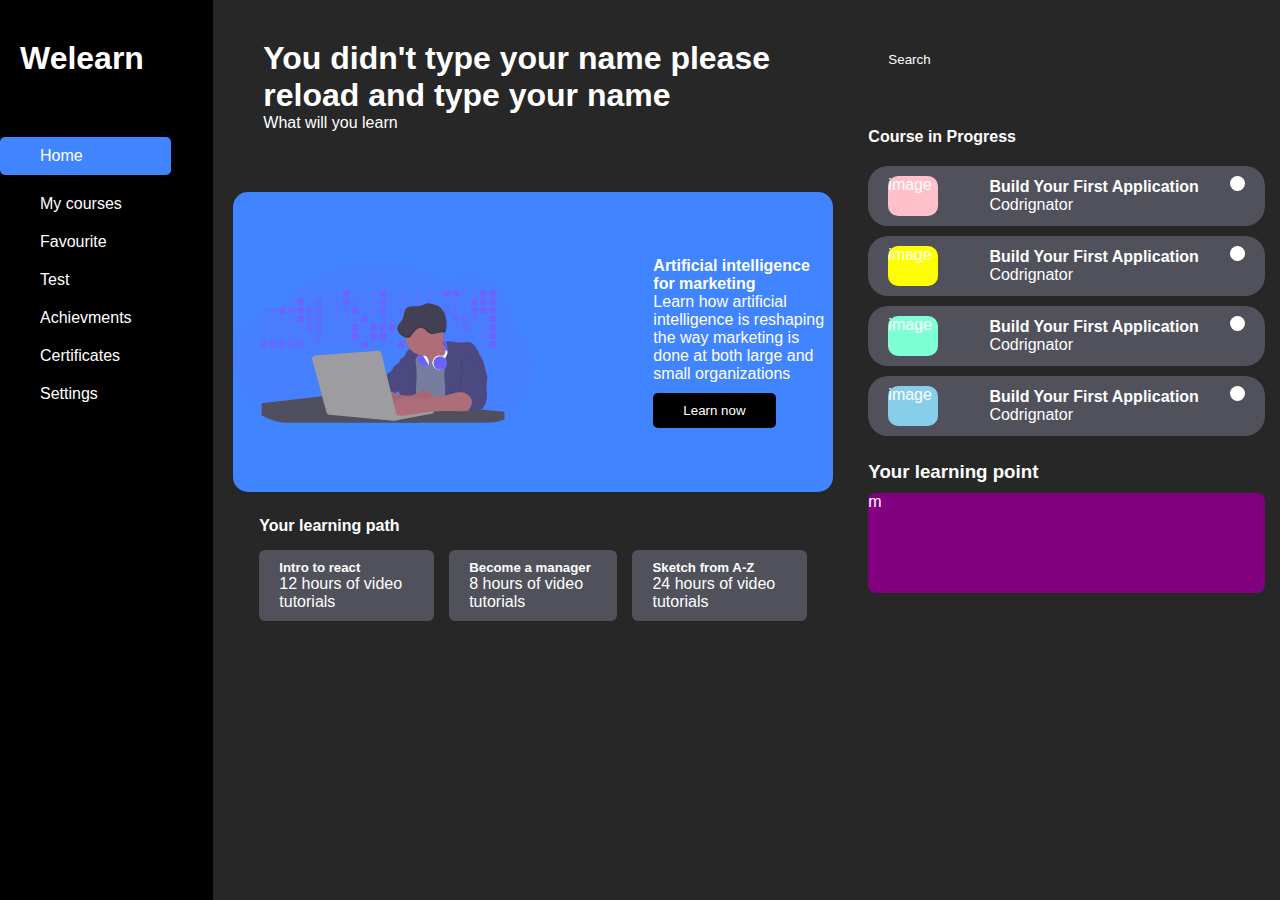
<file: index.html>
<!DOCTYPE html>
<html lang="en">
	<head>
		<meta charset="UTF-8" />
		<meta http-equiv="X-UA-Compatible" content="IE=edge" />
		<meta name="viewport" content="width=device-width, initial-scale=1.0" />
		<link rel="stylesheet" href="dashboard.css" />
		<link
			rel="stylesheet"
			href="https://cdnjs.cloudflare.com/ajax/libs/font-awesome/5.15.3/css/all.min.css"
			integrity="sha512-iBBXm8fW90+nuLcSKlbmrPcLa0OT92xO1BIsZ+ywDWZCvqsWgccV3gFoRBv0z+8dLJgyAHIhR35VZc2oM/gI1w=="
			crossorigin="anonymous"
			referrerpolicy="no-referrer"
		/>
		<title>Dashboard</title>
		<link rel="icon" href="img/favicon.ico" type="image/x-icon">
	</head>
	<body id="body">
		<h1 id= "screen">Sorry you can only view this website on either a laptop, a phone or some tablets with screen size less than 766 pixels and you can't view it on a desktop either sorry for the inconvenience.</h1>
		<div class="container">
			<div class="sidebar">
				<div class="logo">
					<h1 id="head">Welearn</h1>
				</div>
				<div class="wrapper">
					<div class="flex flex-1">
						<div class="icon"><i class="fa fa-home"></i></div>
						<div>Home</div>
					</div>
					<div class="flex">
						<div class="icon">
							<i class="fa fa-bars"></i>
						</div>
						<div>My courses</div>
					</div>
					<div class="flex">
						<div class="icon">
							<i class="fa fa-heart"></i>
						</div>
						<div>Favourite</div>
					</div>
					<div class="flex">
						<div class="icon"><i class="fa fa-file"></i></div>
						<div>Test</div>
					</div>
					<div class="flex">
						<div class="icon"><i class="fa fa-trophy"></i></div>
						<div>Achievments</div>
					</div>
					<div class="flex">
						<div class="icon"><i class="far fa-file-alt"></i></div>
						<div>Certificates</div>
					</div>
					<div class="flex">
						<div class="icon"><i class="fa fa-cog"></i></div>
						<div>Settings</div>
					</div>
				</div>
			</div>

			<main>
				<section class="logo logo-1">
					<h1 id= "text"></h1>
					<p>What will you learn</p>
				</section>

				<section class="showcase">
					<div class="text">
						<h4>Artificial intelligence for marketing</h4>
						<p>
							Learn how artificial intelligence is reshaping the way marketing
							is done at both large and small organizations
						</p>	
						<button class="btn">Learn now</button>
					</div>
				</section>

				<section class="tutorial-wrap">

					<h4>Your learning path</h4>

					<div class="tutorial-options">
						<div class="tutorial-box">
							<h5>Intro to react</h5>
							<p>12 hours of video tutorials</p>
						</div>
						<div class="tutorial-box">
							<h5>Become a manager</h5>
							<p>8 hours of video tutorials</p>
						</div>
						<div class="tutorial-box">
							<h5>Sketch from A-Z</h5>
							<p>24 hours of video tutorials</p>
						</div>
					</div>
				</section>
			</main>

			<aside>
				<div class="aside-top">
					<div class="search-area">
						<i class="fa fa-search"
							><input type="search" name="search" placeholder="Search"
						/></i>
					</div>
					<div><i class="fa fa-bell"></i></div>
				</div>
				<section class="course-wrap">
					<div class="courses">
						<h4>Course in Progress</h4>
					</div>

					<div class="course course-1">
						<div class="img">image</div>
						<div class="course-details">
							<h4>Build Your First Application</h4>
							<p>Codrignator</p>
						</div>
						<div class="arrow"></div>
					</div>
					<div class="course course-2">
						<div class="img">image</div>
						<div class="course-details">
							<h4>Build Your First Application</h4>
							<p>Codrignator</p>
						</div>
						<div class="arrow"></div>
					</div>

					<div class="course course-3">
						<div class="img">image</div>
						<div class="course-details">
							<h4>Build Your First Application</h4>
							<p>Codrignator</p>
						</div>
						<div class="arrow"></div>
					</div>

					<div class="course course-4">
						<div class="img">image</div>
						<div class="course-details">
							<h4>Build Your First Application</h4>
							<p>Codrignator</p>
						</div>
						<div class="arrow"></div>
					</div>

					<div class="aside-bottom">
						<h3>Your learning point</h3>
						<div class="image">m</div>
					</div>
				</section>
			</aside>
		</div>


		<script src="index.js"></script>
	</body>
</html>
</file>
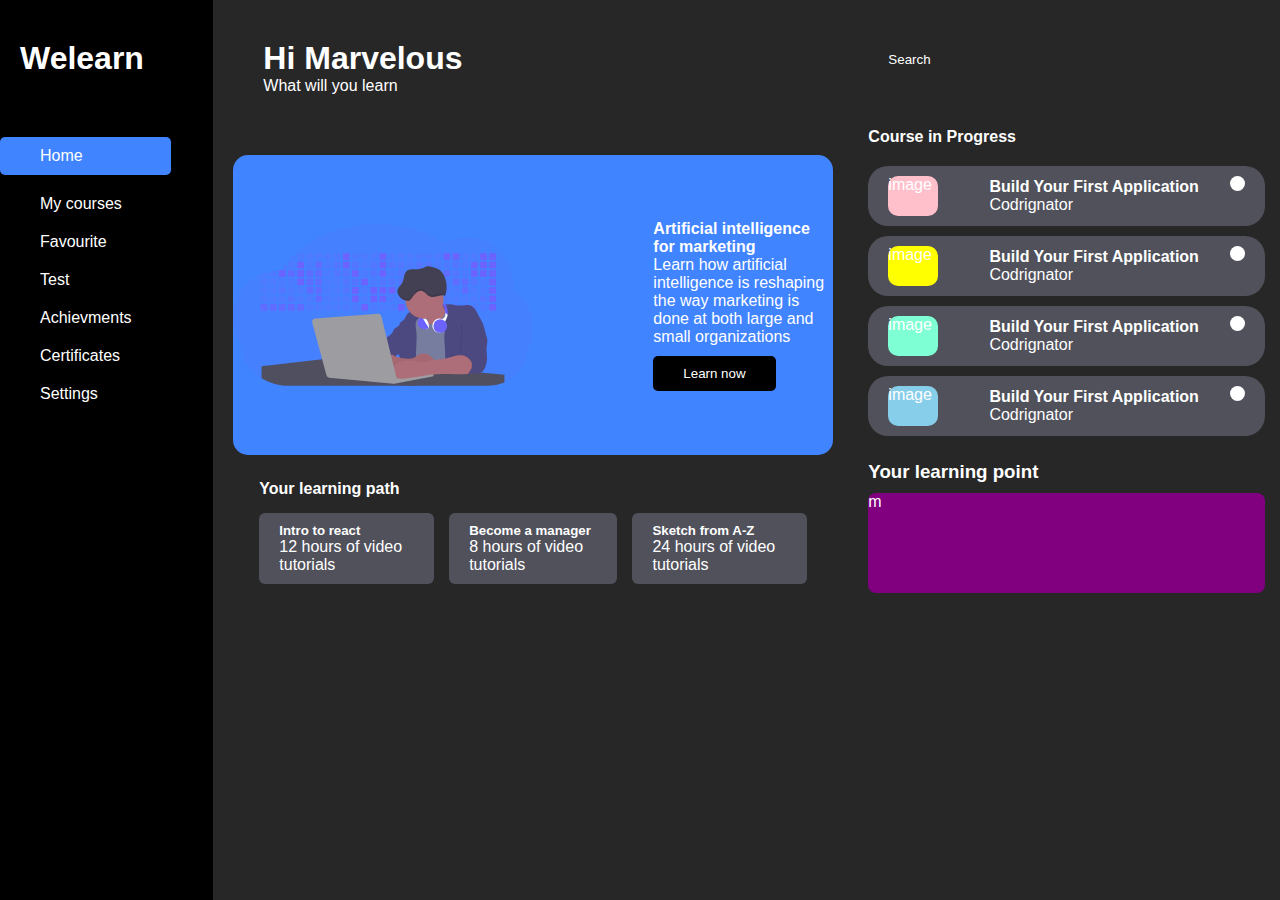
<file: dashboard.html>
<!DOCTYPE html>
<html lang="en">
	<head>
		<meta charset="UTF-8" />
		<meta http-equiv="X-UA-Compatible" content="IE=edge" />
		<meta name="viewport" content="width=device-width, initial-scale=1.0" />
		<link rel="stylesheet" href="dashboard.css" />
		<link
			rel="stylesheet"
			href="https://cdnjs.cloudflare.com/ajax/libs/font-awesome/5.15.3/css/all.min.css"
			integrity="sha512-iBBXm8fW90+nuLcSKlbmrPcLa0OT92xO1BIsZ+ywDWZCvqsWgccV3gFoRBv0z+8dLJgyAHIhR35VZc2oM/gI1w=="
			crossorigin="anonymous"
			referrerpolicy="no-referrer"
		/>
		<title>Dashboard</title>
	</head>
	<body>
		<div class="container">
			<div class="sidebar">
				<div class="logo">
					<h1>Welearn</h1>
				</div>
				<div class="wrapper">
					<div class="flex flex-1">
						<div class="icon"><i class="fa fa-home"></i></div>
						<div>Home</div>
					</div>
					<div class="flex">
						<div class="icon">
							<i class="fa fa-bars"></i>
						</div>
						<div>My courses</div>
					</div>
					<div class="flex">
						<div class="icon">
							<i class="fa fa-heart"></i>
						</div>
						<div>Favourite</div>
					</div>
					<div class="flex">
						<div class="icon"><i class="fa fa-file"></i></div>
						<div>Test</div>
					</div>
					<div class="flex">
						<div class="icon"><i class="fa fa-trophy"></i></div>
						<div>Achievments</div>
					</div>
					<div class="flex">
						<div class="icon"><i class="far fa-file-alt"></i></div>
						<div>Certificates</div>
					</div>
					<div class="flex">
						<div class="icon"><i class="fa fa-cog"></i></div>
						<div>Settings</div>
					</div>
				</div>
			</div>

			<main>
				<section class="logo logo-1">
					<h1>Hi Marvelous</h1>
					<p>What will you learn</p>
				</section>

				<section class="showcase">
					<div></div>
					<div class="text">
						<h4>Artificial intelligence for marketing</h4>
						<p>
							Learn how artificial intelligence is reshaping the way marketing
							is done at both large and small organizations
						</p>
						<button class="btn">Learn now</button>
					</div>
				</section>

				<section class="tutorial-wrap">

					<h4>Your learning path</h4>

					<div class="tutorial-options">
						<div class="tutorial-box">
							<h5>Intro to react</h5>
							<p>12 hours of video tutorials</p>
						</div>
						<div class="tutorial-box">
							<h5>Become a manager</h5>
							<p>8 hours of video tutorials</p>
						</div>
						<div class="tutorial-box">
							<h5>Sketch from A-Z</h5>
							<p>24 hours of video tutorials</p>
						</div>
					</div>
				</section>
			</main>

			<aside>
				<div class="aside-top">
					<div class="search-area">
						<i class="fa fa-search"
							><input type="search" name="search" placeholder="Search"
						/></i>
					</div>
					<div><i class="fa fa-bell"></i></div>
				</div>
				<section class="course-wrap">
					<div class="courses">
						<h4>Course in Progress</h4>
					</div>

					<div class="course course-1">
						<div class="img">image</div>
						<div class="course-details">
							<h4>Build Your First Application</h4>
							<p>Codrignator</p>
						</div>
						<div class="arrow"></div>
					</div>
					<div class="course course-2">
						<div class="img">image</div>
						<div class="course-details">
							<h4>Build Your First Application</h4>
							<p>Codrignator</p>
						</div>
						<div class="arrow"></div>
					</div>

					<div class="course course-3">
						<div class="img">image</div>
						<div class="course-details">
							<h4>Build Your First Application</h4>
							<p>Codrignator</p>
						</div>
						<div class="arrow"></div>
					</div>

					<div class="course course-4">
						<div class="img">image</div>
						<div class="course-details">
							<h4>Build Your First Application</h4>
							<p>Codrignator</p>
						</div>
						<div class="arrow"></div>
					</div>

					<div class="aside-bottom">
						<h3>Your learning point</h3>
						<div class="image">m</div>
					</div>
				</section>
			</aside>
		</div>
	</body>
</html>
</file>
<file: dashboard.css>
* {
	margin: 0;
	padding: 0;
	box-sizing: border-box;
}

body {
	height: 100vh;
}

#screen {
	display: none;
}

.container {
	height: 100%;
	display: grid;
	grid-template-columns: 180px 2fr 0.6fr;
	grid-template-columns: repeat(12, 1fr);
	font-family: sans-serif;
	color: #fff;
}

.sidebar {
	background-color: #000;
	color: #fff;
	grid-column: 1/3;
}

.logo {
	padding-top: 40px;
	padding-left: 20px;
	padding-bottom: 60px;
	color: #fff;
}

.flex {
	display: flex;
	margin-bottom: 20px;
}

.flex-1 {
	background-color: #4184ff;
	width: 80%;
	border-radius: 5px;
	padding: 10px 0;
}

.flex-1:hover {
	transform: scale(0.98);
}

.icon {
	padding: 0 20px;
}

main {
	grid-column: 3/9;
	background-color: rgb(39, 39, 39);
}

.logo-1 {
	margin-left: 30px;
}

.showcase {
	position: relative;
	background-color: #4184ff;
	width: 600px;
	height: 300px;
	display: flex;
	justify-content: space-around;
	align-items: center;
	border-radius: 15px;
	margin: 0 auto 15px;
	background-image: url("img/Animation.svg");
	background-position: left center;
	background-size: 300px 100%;
	background-repeat: no-repeat;
}

.showcase h1 {
	display: none;
}

.bg-image {
	margin-right: 30px;
}

.text {
	width: 30%;
	position: absolute;
	right: 0px;
}

.btn {
	cursor: pointer;
	background-color: #000;
	color: #fff;
	border: none;
	border-radius: 5px;
	padding: 10px 30px;
	margin-top: 10px;
}

.btn:hover {
	transform: scale(0.98);
}

.tutorial-wrap {
	display: flex;
	flex-direction: column;
	justify-content: center;
	align-items: center;
	padding: 10px 46px;
}

.tutorial-wrap h4 {
	align-self: flex-start;
	margin-bottom: 15px;
}

.tutorial-options {
	display: flex;
	justify-content: space-between;
}

.tutorial-box {
	background-color: rgb(80, 81, 91);
	padding: 10px 20px;
	border-radius: 6px;
}

.tutorial-box:not(:last-of-type) {
	margin-right: 15px;
}

aside {
	grid-column: 9/-1;
	background-color: rgb(39, 39, 39);
	padding: 50px 15px 20px 15px;
}

.aside-top {
	display: flex;
	justify-content: space-between;
	align-items: center;
}

.search-area {
	background-color: rgb(39, 39, 39);
	display: flex;
	align-items: center;
}

input[type="search"] {
	background: transparent;
	color: white;
	border: none;
	outline: none;
	border-radius: 3px;
	padding-left: 5px;
	margin-left: 15px;
}

::placeholder {
	color: #fff;
}

.courses {
	margin-top: 60px;
	margin-bottom: 20px;
}

.course {
	background-color: rgb(80, 81, 91);
	padding: 10px 20px;
	border-radius: 20px;
	display: flex;
	flex-direction: row;
	justify-content: space-between;
	align-items: center;
	margin-bottom: 10px;
}

.course-1 .img,
.course-2 .img,
.course-3 .img,
.course-4 .img {
	height: 40px;
	width: 50px;
	border-radius: 10px;
	margin-right: 20px;
}

.course-1 .img {
	background-color: pink;
}

.course-2 .img {
	background-color: yellow;
}

.course-3 .img {
	background-color: aquamarine;
}

.course-4 .img {
	background-color: skyblue;
}

.arrow {
	height: 15px;
	width: 15px;
	border-radius: 50%;
	background-color: white;
	align-self: flex-start;
}

.aside-bottom h3 {
	margin-top: 25px;
	margin-bottom: 10px;
}

.aside-bottom .image {
	background-color: purple;
	border-radius: 8px;
	height: 100px;
}

@media screen and (min-width: 1441px) and (max-width: 3000px){
	.container {
		display: none;
	}

	#screen {
		display: flex;
		color: black;
	}
}


@media screen  and (max-width: 1206px) {
	.showcase {
		width: 500px;
	}

	.courses {
		width: 200px;
	}
	#screen {
		display: none;
	}
}
 
@media screen and (max-width: 980px) and (min-width: 766px) {
	.container {
		display: none;
	}

	#screen {
		color: black;
		display: flex;
	}

}

@media screen and (max-width: 765px) {
	body {
		height: 100vh;
		width: 100vw;
	}
	#screen {
		display: none;
	}

	.container {
		height: 100%;
		display: grid;
		grid-template-columns: 1fr;
		font-family: sans-serif;
		color: #fff;
		width: 100%;
	}

	.sidebar {
		display: none;
	}

	.main {
		padding: 0 15px;
	}

	.logo {
		padding-top: 40px;
		padding-left: 0;
		padding-bottom: 60px;
		color: #fff;
	}

	.logo-1 {
		text-align: center;
	}

	.showcase {
		position: relative;
		background-color: #4184ff;
		width: 100%;
		height: 350px;
		display: flex;
		justify-content: space-between;
		align-items: center;
		border-radius: 15px;
		margin-bottom: 15px;
		background-image: url("img/Animation.svg");
		background-position: center;
		background-size: 300px 300px;
		background-repeat: no-repeat;
	}

	.text {
		margin: auto;
		width: 80%;
		text-align: center;
		position: unset;
	    right: unset;
	}

	.tutorial-wrap {
		display: flex;
		flex-direction: column;
		justify-content: center;
		align-items: center;
		padding: 10px 0px;
	}

	.tutorial-wrap h4 {
		margin: auto;
		margin-bottom: 10px;
	}

	aside {
		grid-column: 9/-1;
		background-color: rgb(39, 39, 39);
		padding: 50px 15px 20px;
	}

	.courses {
		margin-top: 60px;
		margin-bottom: 20px;
		text-align: center;
	}

	.course {
		background-color: rgb(80, 81, 91);
		padding: 10px 20px;
		border-radius: 20px;
		display: flex;
		justify-content: space-between;
		align-items: center;
		margin-bottom: 10px;
		width: 100%;
	}
}
</file>
